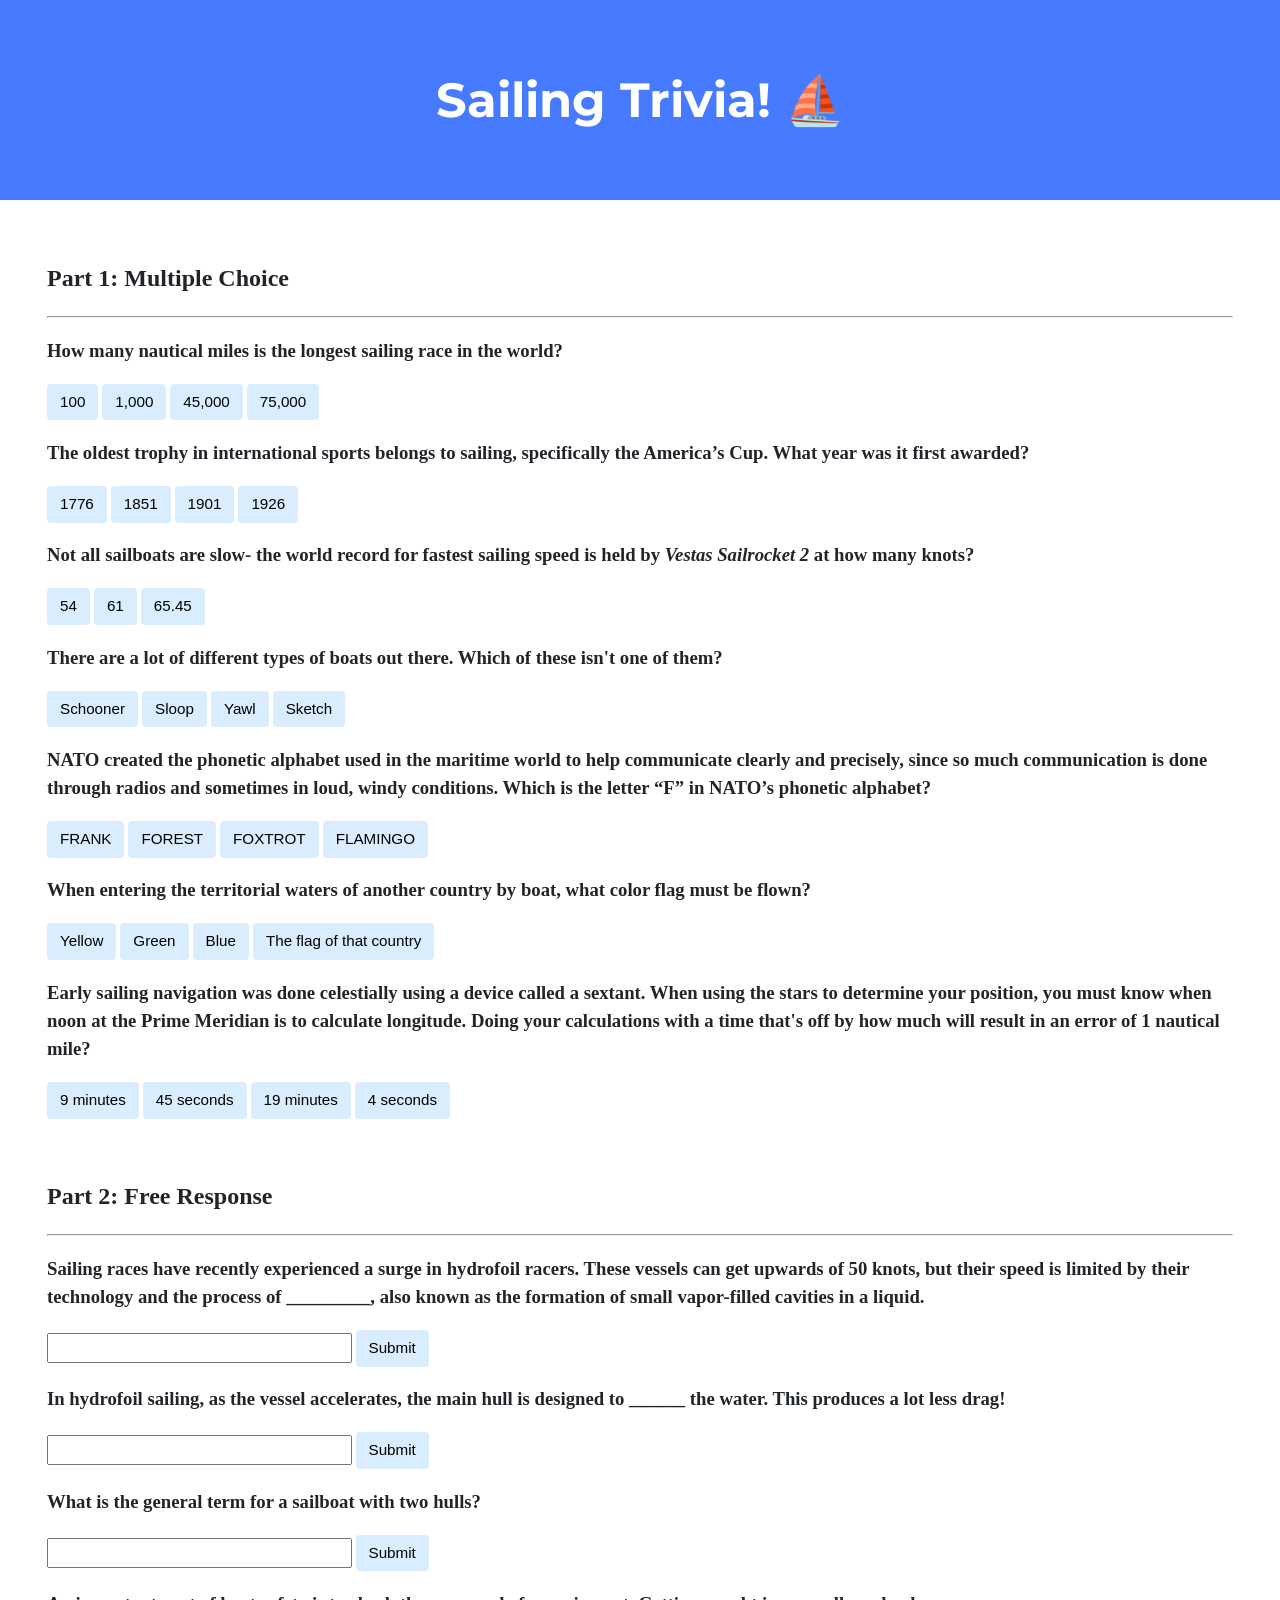
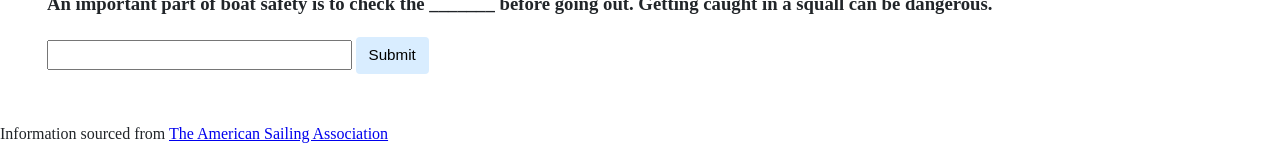
<file: pset8/trivia/index.html>
<!DOCTYPE html>

<html lang="en">
    <head>
        <link href="https://fonts.googleapis.com/css2?family=Montserrat:wght@500&display=swap" rel="stylesheet">
        <link href="styles.css" rel="stylesheet">
        <title>Trivia!</title>
    </head>
    <body>
        <div class="header">
            <h1>Sailing Trivia! ⛵</h1>
        </div>

        <div class="container">
            <div class="section">
                <h2>Part 1: Multiple Choice </h2>
                <hr>
                <!-- Add multiple choice question here -->
                <h3>How many nautical miles is the longest sailing race in the world?</h3>
                <button class="i" data-paragraph="result1" id="q1-i1" >100</button>
                <button class="i" data-paragraph="result1" id="q1-i2" >1,000</button>
                <button class="c" data-paragraph="result1" id="q1-c1"
                        data-correct-text="Correct! The Volvo Ocean Race, now known as <a href='https://www.theoceanrace.com/'>The Ocean Race</a> covers approximately 45,000 nautical miles. It circumnavigates the globe and takes over 9 months to complete!">45,000</button>
                <button class="i" data-paragraph="result1" id="q1-i3">75,000</button>
                <p id="result1"></p>

                <h3>The oldest trophy in international sports belongs to sailing, specifically the America’s Cup. What year was it first awarded?</h3>
                <button class="i" data-paragraph="result2" id="q2-i1">1776</button>
                <button class="c" data-paragraph="result2" id="q2-c1"
                        data-correct-text="Correct! It was won by the <i>America</i>, a schooner from New York City. The event was originally called the Hundred Guinea Cup, but was subsequently titled after its first victor.">1851</button>
                <button class="i" data-paragraph="result2" id="q2-i2">1901</button>
                <button class="i" data-paragraph="result2" id="q2-i3">1926</button>
                <p id="result2"></p>

                <h3>Not all sailboats are slow- the world record for fastest sailing speed is held by <i>Vestas Sailrocket 2</i> at how many knots?</h3>
                <button class="i" data-paragraph="result3" id="q3-i1">54</button>
                <button class="i" data-paragraph="result3" id="q3-i2">61</button>
                <button class="c" data-paragraph="result3" id="q3-c1"
                        data-correct-text="Correct! This is around 75 mph (121 km/h).">65.45</button>
                <p id="result3"></p>

                <h3>There are a lot of different types of boats out there. Which of these isn't one of them?</h3>
                <button class="i" data-paragraph="result4" id="q4-i1">Schooner</button>
                <button class="i" data-paragraph="result4" id="q4-i2">Sloop</button>
                <button class="i" data-paragraph="result4" id="q4-i3">Yawl</button>
                <button class="c" data-paragraph="result4" id="q4-c1"
                        data-correct-text="Correct! Though there IS a Ketch. Common differing features include number, type, and location of masts, sails, and rigging.">Sketch</button>
                <p id="result4"></p>

                <h3>NATO created the phonetic alphabet used in the maritime world to help communicate clearly and precisely, since so much communication is done through radios and sometimes in loud, windy conditions. Which is the letter “F” in NATO’s phonetic alphabet?</h3>
                <button class="i" data-paragraph="result5" id="q5-i1">FRANK</button>
                <button class="i" data-paragraph="result5" id="q5-i2">FOREST</button>
                <button class="c" data-paragraph="result5" id="q5-c1"
                        data-correct-text="Correct! The numbers are pronounced the same, except 9 is sometimes called niner so as not to be confused with 5.">FOXTROT</button>
                <button class="i" data-paragraph="result5" id="q5-i3">FLAMINGO</button>
                <p id="result5"></p>

                <h3>When entering the territorial waters of another country by boat, what color flag must be flown?</h3>
                <button class="c" data-paragraph="result6" id="q6-c1"
                        data-correct-text="Correct! The yellow flag is the international signal for 'my boat is healthy,' and in effect, invites Customs Officers to inspect your vessel. This can be changed once the inspection's complete or after a certain waiting period.">Yellow</button>
                <button class="i" data-paragraph="result6" id="q6-i1">Green</button>
                <button class="i" data-paragraph="result6" id="q6-i2">Blue</button>
                <button class="i" data-paragraph="result6" id="q6-i3">The flag of that country</button>
                <p id="result6"></p>

                <h3>Early sailing navigation was done celestially using a device called a sextant. When using the stars to determine your position, you must know when noon at the Prime Meridian is to calculate longitude. Doing your calculations with a time that's off by how much will result in an error of 1 nautical mile?</h3>
                <button class="i" data-paragraph="result7" id="q7-i1">9 minutes</button>
                <button class="i" data-paragraph="result7" id="q7-i2">45 seconds</button>
                <button class="i" data-paragraph="result7" id="q7-i3">19 minutes</button>
                <button class="c" data-paragraph="result7" id="q7-c1"
                        data-correct-text="Correct! Thank you modern GPS.">4 seconds</button>
                <p id="result7"></p>
            </div>

            <div class="section">
                <h2>Part 2: Free Response</h2>
                <hr>
                <!-- Add free response question here -->
                <h3>Sailing races have recently experienced a surge in hydrofoil racers. These vessels can get upwards of 50 knots, but their speed is limited by their technology and the process of _________, also known as the formation of small vapor-filled cavities in a liquid.</h3>
                <input type="text" class="free-response" data-paragraph="fresponse_result1" data-question="q1" data-answer="cavitation">
                <input type="submit" data-question="q1" >
                <p id="fresponse_result1"></p>

                <h3>In hydrofoil sailing, as the vessel accelerates, the main hull is designed to ______ the water. This produces a lot less drag!</h3>
                <input type="text" class="free-response" data-paragraph="fresponse_result2" data-question="q2" data-answer="leave">
                <input type="submit" data-question="q2">
                <p id="fresponse_result2"></p>

                <h3>What is the general term for a sailboat with two hulls?</h3>
                <input type="text" class="free-response" data-paragraph="fresponse_result3" data-question="q3" data-answer="catamaran">
                <input type="submit" data-question="q3">
                <p id="fresponse_result3"></p>

                <h3>An important part of boat safety is to check the _______ before going out. Getting caught in a squall can be dangerous.</h3>
                <input type="text" class="free-response" data-paragraph="fresponse_result4" data-question="q4" data-answer="weather">
                <input type="submit" data-question="q4">
                <p id="fresponse_result4"></p>
            </div>


        </div>
    </body>
    <footer>
        <p> Information sourced from <a href='https://www.asa.com/'>The American Sailing Association</a></p>
    </footer>
    <script>

        // Run script once DOM is loaded
        document.addEventListener('DOMContentLoaded', function() {

            // Check answers to multiple choice questions
            let incorrect_buttons = document.querySelectorAll('.i');
            for (let button of incorrect_buttons) {
                button.addEventListener('click', function() {
                    this.style.backgroundColor = 'red';
                    let paragraph_id = button.dataset.paragraph;
                    document.getElementById(paragraph_id).innerHTML = "Incorrect.";
                });
            }

            let correct_buttons = document.querySelectorAll('.c');
            for (let button of correct_buttons) {
                button.addEventListener('click', function() {
                    this.style.backgroundColor = 'green';
                    let paragraph_id = button.dataset.paragraph;
                    let correct_text = button.dataset.correctText;
                    document.getElementById(paragraph_id).innerHTML = correct_text;
                });
            }

            // Check answers to free response questions
            let fr_questions = document.querySelectorAll('input[type="text"]');
            let submit_buttons = document.querySelectorAll('input[type="submit"]');
            for (let submit of submit_buttons) {
                submit.addEventListener('click', function() {
                    for (let question of fr_questions) {
                        if (question.dataset.question === submit.dataset.question) {
                            let input = question.value;
                            let answer = question.dataset.answer;
                            let paragraph_id = question.dataset.paragraph;
                            if (input === answer) {
                                question.style.backgroundColor = 'green';
                                document.getElementById(paragraph_id).innerHTML = "Correct!";
                            } else {
                                question.style.backgroundColor = 'red';
                                document.getElementById(paragraph_id).innerHTML = "Incorrect.";
                            }
                        }
                    }
                });
            }
        });
    </script>
</html>
</file>
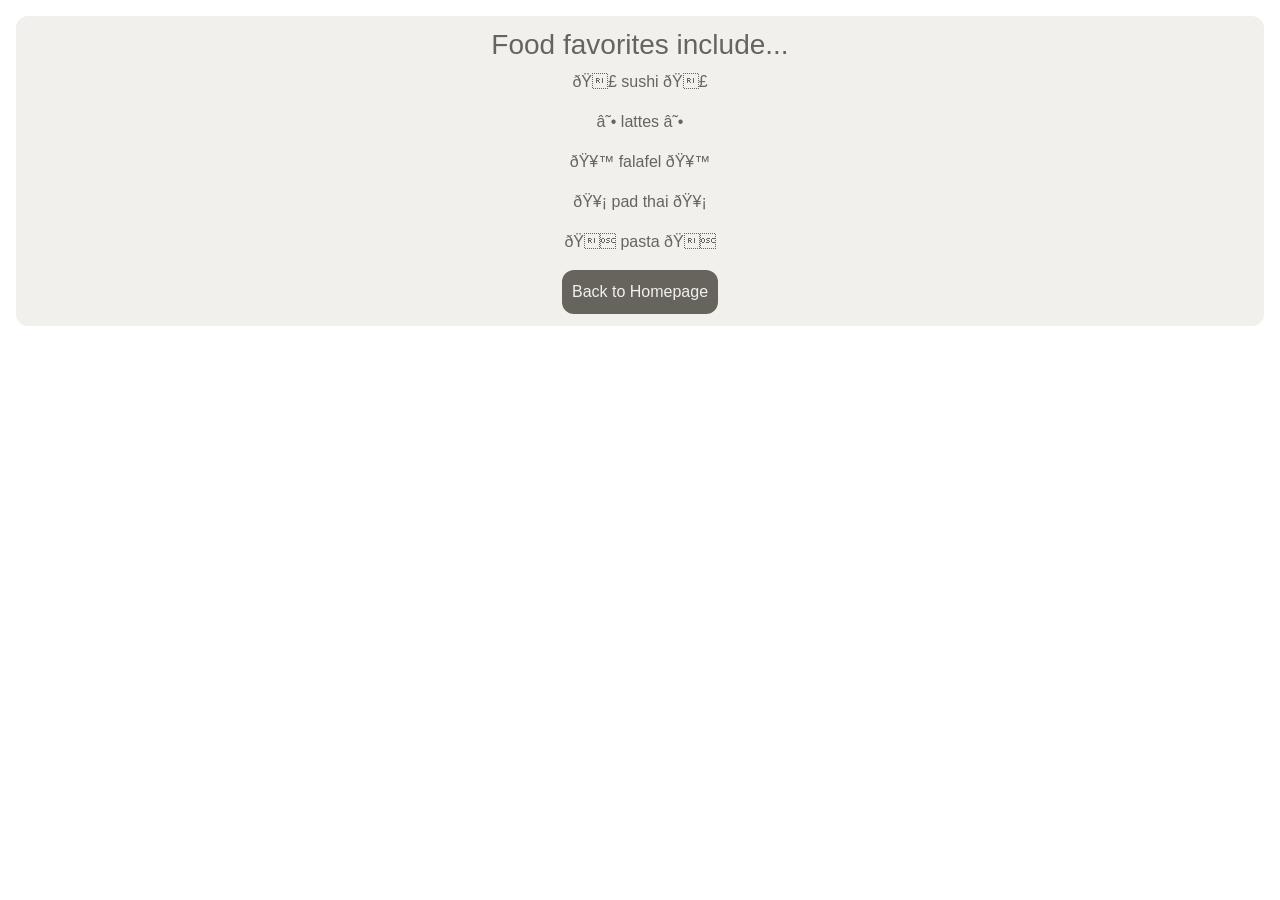
<file: pset8/homepage/food.html>
<!DOCTYPE html>

<html lang="en">
    <head>
        <link href="https://cdn.jsdelivr.net/npm/bootstrap@5.2.3/dist/css/bootstrap.min.css" rel="stylesheet" integrity="sha384-rbsA2VBKQhggwzxH7pPCaAqO46MgnOM80zW1RWuH61DGLwZJEdK2Kadq2F9CUG65" crossorigin="anonymous">
        <script src="https://cdn.jsdelivr.net/npm/bootstrap@5.2.3/dist/js/bootstrap.bundle.min.js" integrity="sha384-kenU1KFdBIe4zVF0s0G1M5b4hcpxyD9F7jL+jjXkk+Q2h455rYXK/7HAuoJl+0I4" crossorigin="anonymous"></script>
        <link href="styles.css" rel="stylesheet">
        <meta name="viewport" content="width=device-width, initial-scale=1">
        <title>Food!</title>
    </head>
    <body>
        <div class="favorites">
            <h3>Food favorites include...</h3>
            <p>🍣 sushi 🍣</p>
            <p>☕ lattes ☕</p>
            <p>🥙 falafel 🥙</p>
            <p>🥡 pad thai 🥡</p>
            <p>🍝 pasta 🍝</p>
            <button class="back" onclick="history.back()">Back to Homepage</button>
        </div>
    </body>
</html>
</file>
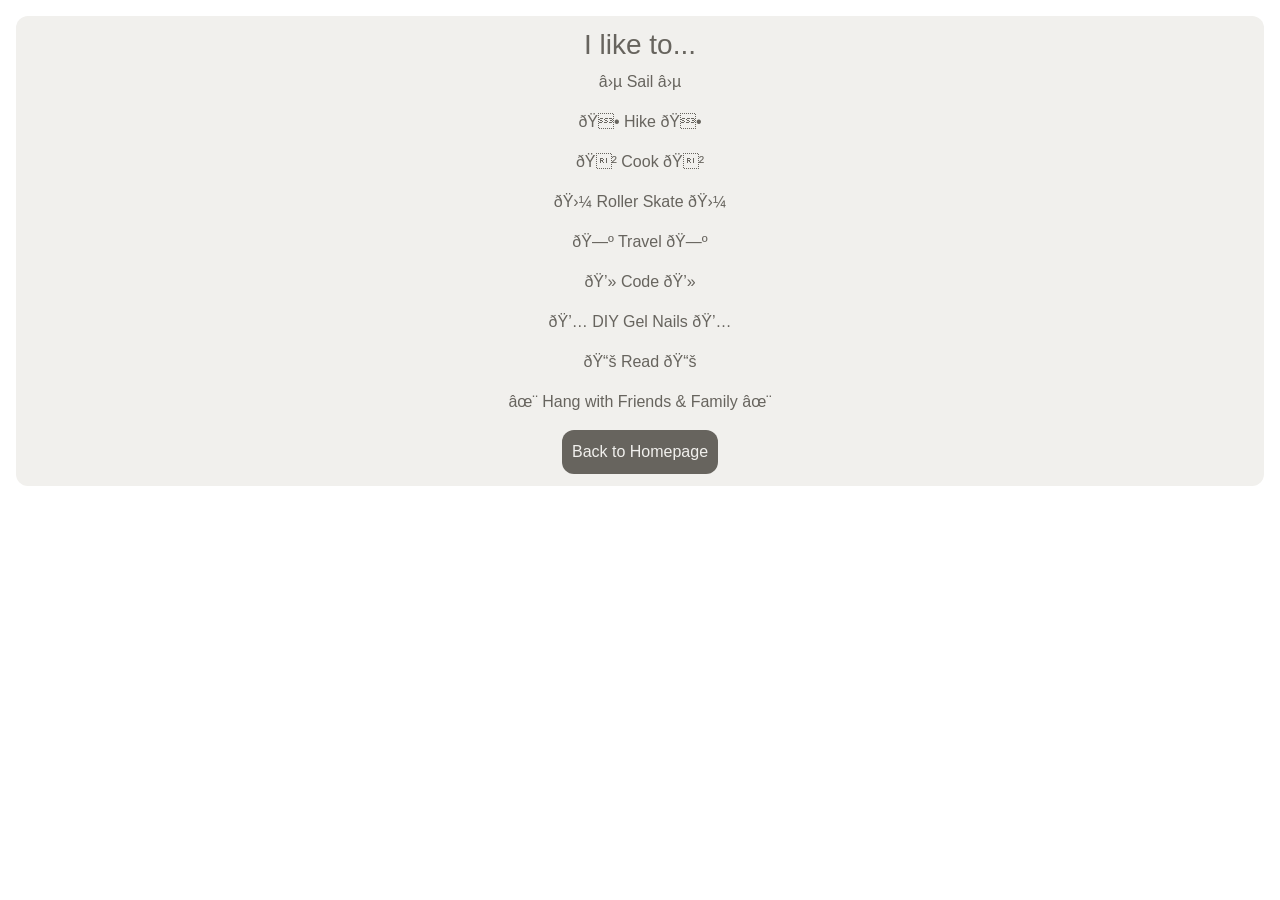
<file: pset8/homepage/hobbies.html>
<!DOCTYPE html>

<html lang="en">
    <head>
        <link href="https://cdn.jsdelivr.net/npm/bootstrap@5.2.3/dist/css/bootstrap.min.css" rel="stylesheet" integrity="sha384-rbsA2VBKQhggwzxH7pPCaAqO46MgnOM80zW1RWuH61DGLwZJEdK2Kadq2F9CUG65" crossorigin="anonymous">
        <script src="https://cdn.jsdelivr.net/npm/bootstrap@5.2.3/dist/js/bootstrap.bundle.min.js" integrity="sha384-kenU1KFdBIe4zVF0s0G1M5b4hcpxyD9F7jL+jjXkk+Q2h455rYXK/7HAuoJl+0I4" crossorigin="anonymous"></script>
        <link href="styles.css" rel="stylesheet">
        <meta name="viewport" content="width=device-width, initial-scale=1">
        <title>My Hobbies</title>
    </head>
    <body>
        <div class="favorites">
            <h3>I like to...</h3>
            <p>⛵ Sail ⛵</p>
            <p>🏕 Hike 🏕</p>
            <p>🍲 Cook 🍲</p>
            <p>🛼 Roller Skate 🛼</p>
            <p>🗺 Travel 🗺</p>
            <p>💻 Code 💻</p>
            <p>💅 DIY Gel Nails 💅</p>
            <p>📚 Read 📚</p>
            <p>✨ Hang with Friends & Family ✨</p>
            <button class="back" onclick="history.back()">Back to Homepage</button>
        </div>
    </body>
</html>
</file>
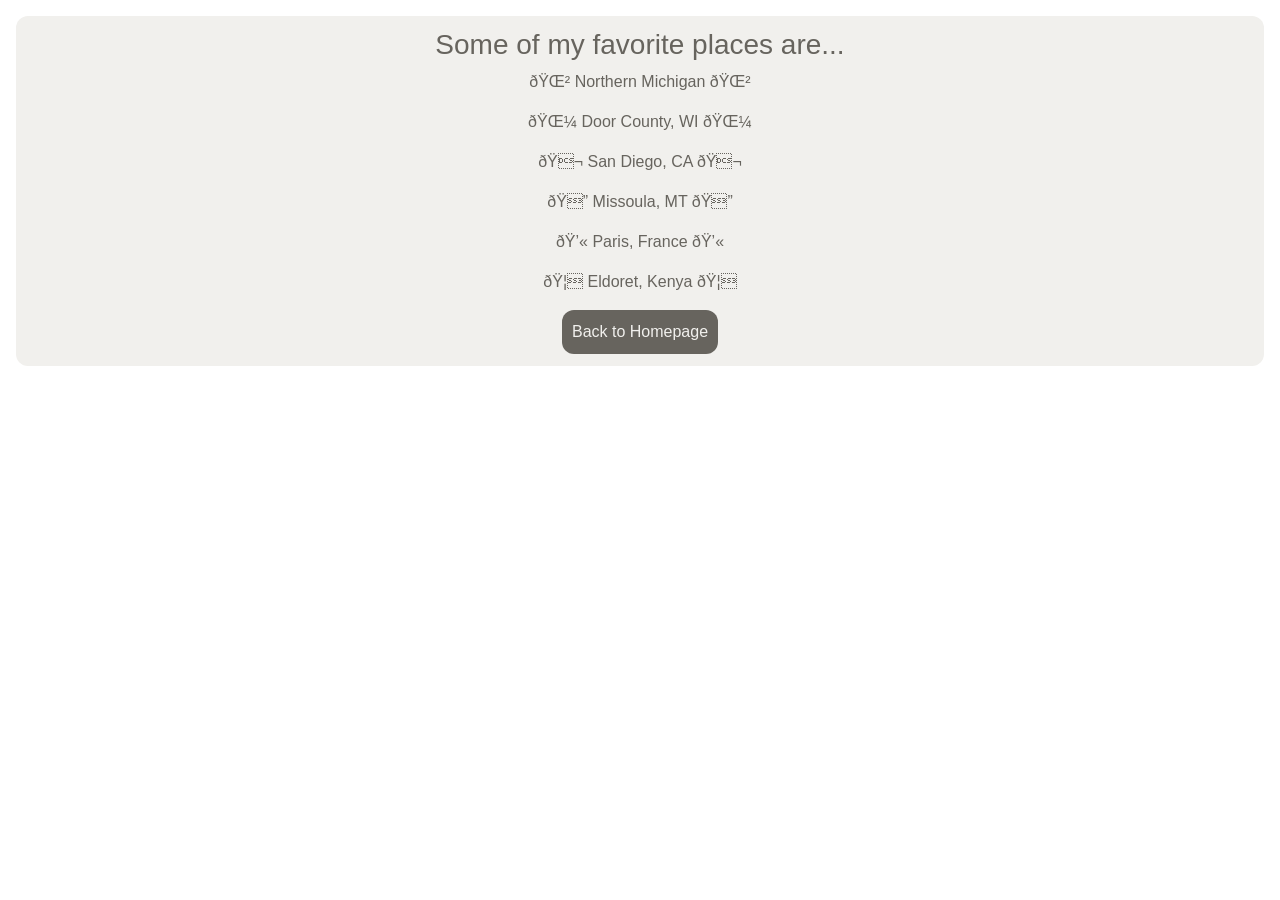
<file: pset8/homepage/travel.html>
<!DOCTYPE html>

<html lang="en">
    <head>
        <link href="https://cdn.jsdelivr.net/npm/bootstrap@5.2.3/dist/css/bootstrap.min.css" rel="stylesheet" integrity="sha384-rbsA2VBKQhggwzxH7pPCaAqO46MgnOM80zW1RWuH61DGLwZJEdK2Kadq2F9CUG65" crossorigin="anonymous">
        <script src="https://cdn.jsdelivr.net/npm/bootstrap@5.2.3/dist/js/bootstrap.bundle.min.js" integrity="sha384-kenU1KFdBIe4zVF0s0G1M5b4hcpxyD9F7jL+jjXkk+Q2h455rYXK/7HAuoJl+0I4" crossorigin="anonymous"></script>
        <link href="styles.css" rel="stylesheet">
        <meta name="viewport" content="width=device-width, initial-scale=1">
        <title>My Travels</title>
    </head>
    <body>
        <div class="favorites">
            <h3>Some of my favorite places are...</h3>
            <p>🌲 Northern Michigan 🌲</p>
            <p>🌼 Door County, WI 🌼</p>
            <p>🐬 San Diego, CA 🐬</p>
            <p>🏔 Missoula, MT 🏔</p>
            <p>💫 Paris, France 💫</p>
            <p>🦏 Eldoret, Kenya 🦏</p>
            <button class="back" onclick="history.back()">Back to Homepage</button>
        </div>
    </body>
</html>
</file>
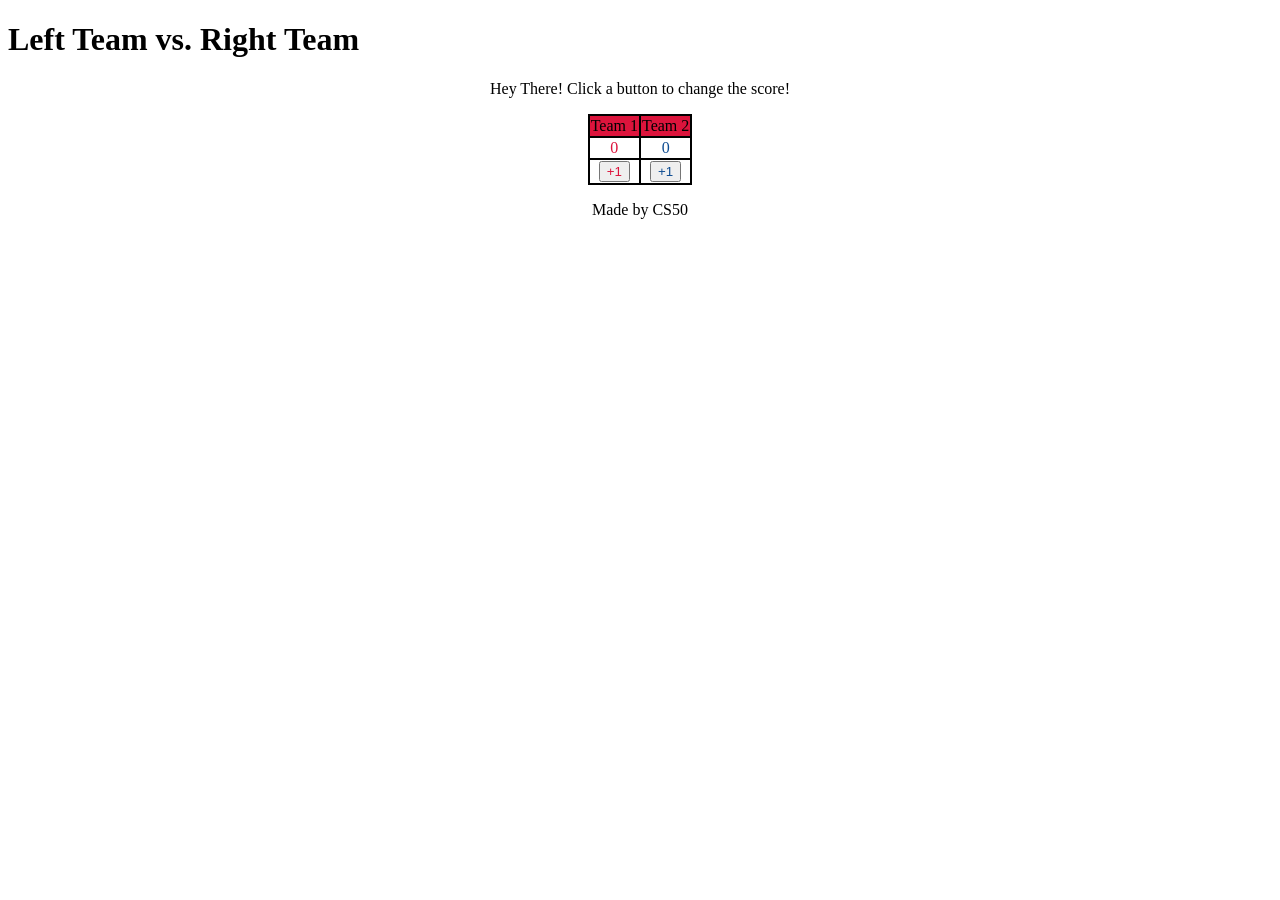
<file: pset8/section8/scoreboard.html>
<!DOCTYPE html>
<html lang="en">
    <head>
        <title>Scoreboard</title>
        <link rel="stylesheet" href="styles.css">
    </head>
    <body>
        <header>
            <h1> Left Team vs. Right Team </h1>
            <p> Hey There! Click a button to change the score! </p>
            <p id="result"></p>
        </header>
        <main>
            <table>
                <tr>
                    <td class="team">Team 1</td>
                    <td class="team">Team 2</td>
                </tr>
                <tr>
                    <td id="score1">0</td>
                    <td id="score2">0</td>
                </tr>
                <tr>
                    <td>
                        <button id="add1">+1</button>
                    </td>
                    <td>
                        <button id="add2">+1</button>
                    </td>
                </tr>
            </table>
        </main>
        <footer>
            <p> Made by CS50 </p>
        </footer>
        <script>
            let team1 = 0;
            let team2 = 0;

            document.querySelector('#add1').onclick = function() {
                team1 = team1 + 1;
                document.querySelector('#score1').innerHTML = team1;
                if (team1 == 5)
                {
                    // alert("Team 1 Won!");
                    document.querySelector('#result').innerHTML = "Team 1 Won!";
                }
            }

            document.querySelector('#add2').onclick = function() {
                team2 = team2 + 1;
                document.querySelector('#score2').innerHTML = team2;
                if (team2 == 5)
                {
                    // alert("Team 2 Won!");
                    document.querySelector('#result').innerHTML = "Team 2 Won!";
                }
            }

    </script>
  </body>
</html>
</file>
<file: pset8/trivia/styles.css>
body {
    background-color: #fff;
    color: #212529;
    font-size: 1rem;
    font-weight: 400;
    line-height: 1.5;
    margin: 0;
    text-align: left;
}

.container {
    margin-left: auto;
    margin-right: auto;
    padding-left: 15px;
    padding-right: 15px;
}

.header {
    background-color: #477bff;
    color: #fff;
    margin-bottom: 2rem;
    padding: 2rem 1rem;
    text-align: center;
}

.section {
    padding: 0.5rem 2rem 1rem 2rem;
}

.section:hover {
    background-color: #f5f5f5;
    transition: color 2s ease-in-out, background-color 0.15s ease-in-out;
}

h1 {
    font-family: 'Montserrat', sans-serif;
    font-size: 48px;
}

button, input[type="submit"] {
    background-color: #d9edff;
    border: 1px solid transparent;
    border-radius: 0.25rem;
    font-size: 0.95rem;
    font-weight: 400;
    line-height: 1.5;
    padding: 0.375rem 0.75rem;
    text-align: center;
    transition: color 0.15s ease-in-out, background-color 0.15s ease-in-out, border-color 0.15s ease-in-out, box-shadow 0.15s ease-in-out;
    vertical-align: middle;
}


input[type="text"] {
    line-height: 1.8;
    width: 25%;
}

input[type="text"]:hover {
    background-color: #f5f5f5;
    transition: color 2s ease-in-out, background-color 0.15s ease-in-out;
}
</file>
<file: pset8/homepage/styles.css>
*{
    padding: 0;
    font-family: "Helvetica", sans-serif;
    border-radius: 12px;
}

.flex-container{
    width: 100%;
    height: auto;
    flex-direction: column;
    justify-content: center;
}

/* Top Banner Styling */
.top-banner {
    color: #67645e;
    background-color: #f1f0ed;
    height: 40px;
    font-size: 13px;
    font-weight: 100;
    text-align: center;
    line-height: 40px;
    margin: 16px;
}

/* Menu Banner Styling */
.flex-box-menu{
    color: #67645e;
    background-color: #f1f0ed;
    height: 50px;
    font-size: 45px;
    font-weight: 200;
    line-height: 45px;
    margin: 16px 16px 0px 16px;
    border-radius: 12px 12px 0 0;
}

/* Create Table and Space Menu Banner Items */
.table-top-banner {
    table-layout: fixed;
    width: 100%;
}

#menu {
    text-align: left;
}

#name {
    text-align: center;
}

/* For troubleshooting purposes */
/* td {
    border: 2px solid;
} */

/* Classes to Change Color of Bootstrap Menu Button */
.grey-background {
    background-color: #f1f0ed;
    border-color: #f1f0ed;
}

.match-font {
    color: #67645e;
    font-family: "Helvetica", sans-serif;
    font-size: 13px;
}

/* Search Bar Styling */
form {
    color: inherit;
    height: 25px;
    line-height: 19px;
    width: 210px;
    float: right;
    display: flex;
    margin: 10px;
    padding: 2px;
    border: 1px solid #84827E;
    border-radius: 5px;
}
input[type="search"] {
    border: none;
    background: transparent;
    padding: 0px 5px;
    margin: 0;
    font-size: 13px;
    color: inherit;
    border: 1px solid transparent;
    border-radius: inherit;
}
input[type="search"]::placeholder {
    color: #bbb;
}
button[type="submit"] {
    text-indent: -999px;
    overflow: hidden;
    width: 45px;
    padding: 0;
    margin: 0;
    border: 1px solid transparent;
    border-radius: inherit;
    background: transparent url("data:image/svg+xml,%3Csvg xmlns='http://www.w3.org/2000/svg' width='16' height='16' class='bi bi-search' viewBox='0 0 16 16'%3E%3Cpath d='M11.742 10.344a6.5 6.5 0 1 0-1.397 1.398h-.001c.03.04.062.078.098.115l3.85 3.85a1 1 0 0 0 1.415-1.414l-3.85-3.85a1.007 1.007 0 0 0-.115-.1zM12 6.5a5.5 5.5 0 1 1-11 0 5.5 5.5 0 0 1 11 0z'%3E%3C/path%3E%3C/svg%3E") no-repeat center;
    cursor: pointer;
    opacity: 0.7;
}
button[type="submit"]:hover {
    opacity: 1;
}

/* Intro Styling */
.flex-box-intro {
    color: #67645e;
    background-color: #f1f0ed;
    height: auto;
    text-align: center;
    border-radius: 0 0 12px 12px;
    margin: 0px 16px 16px 16px;
}

/* Intro Photo Styling */
.flex-box-intro > img {
    max-width: 100%;
    height: auto;
    width: auto\9; /* ie8*/
    border-radius: 0 0 12px 12px;
}

/* Bio Styling */
.flex-box-bio {
    color: #67645e;
    background-color: #f1f0ed;
    height: 250px;
    text-align: center;
    border-radius: 12px;
    margin: 16px;
}

#bio-header {
    font-size: 16px;
    font-weight: 500;
    line-height: 100px;
    margin: 20px 0 0 0;
}

#bio-p1 {
    font-size: 16px;
    font-weight: 100;
    margin: 0 50px 0 50px;
}

/* Professional Info List Styling */
.flex-box-professional-info {
    color: #67645e;
    background-color: #f1f0ed;
    height: 500px;
    text-align: left;
    margin: 16px;
}

.table-professional-items {
    table-layout: fixed;
    width: 100%;
    height: 100%;
}

#my-approach-text, #solo-learning-text {
    display: none;
}

.prof-list-result {
    color: #67645e;
    font-family: "Helvetica", sans-serif;
    font-size: 16px;
    text-align: center;
    margin: 50px 50px 0 50px;
}

#prof-list-items {
    vertical-align: bottom;
}

.list-font {
    color: #67645e;
    font-family: "Helvetica", sans-serif;
    font-size: 20px;
    font-weight: bold;
    opacity: 70%;
    background: none;
    margin: 0 16px 16px 16px;
    border-radius: 0;
}
li:hover {
    opacity: 100%;
    cursor: pointer;
}

/* CS50 Project Carousel */
.flex-box-projects {
    color: #67645e;
    background-color: #f1f0ed;
    max-width: 100%;
    height: auto;
    width: auto\9; /* ie8*/
    text-align: center;
    padding-top: 30px;
    margin: 16px;
}

.move-caption-center {
    top: 0;
    margin: 150px 0 0 0;
}

.c-item {
    height: 500px;
    margin-top: 10px;
}

.c-img {
    height: 100%;
    object-fit: cover;
    filter: brightness(0.6);
}

/* About Me & Links Styling */
.about-me {
    color: #67645e;
    background-color: #f1f0ed;
    text-align: center;
    padding: 10px 0 1px 0;
    margin: 0;
    border-radius: 0;
}
.favorites-ul {
    padding-left: 0;
}
.favorites-list {
    color: #67645e;
    list-style-type: none;
}
.favorites-link {
   color: #67645e;
}

/* Individual About Me Pages Styling */
.favorites {
    color: #67645e;
    background-color: #f1f0ed;
    text-align: center;
    margin: 16px;
    padding: 12px 0 12px 0;
}
.back {
    color: #f1f0ed;
    background-color: #67645e;
    padding: 10px;
    border-radius: 12px;
    border: none;
}

/* Small Device Styling */
@media (max-width: 600px) {

    /* Size text in flex-boxes */
    #bio-header, #bio-p1, .prof-list-result {
        margin: 5px;
    }
    #bio-header {
        line-height: 40px;
    }

    /* Show only search button */
    form {
        width: 35px;
        float: right;
        border: none;
    }
    input[type="search"] {
        display: none;
    }
    button[type="submit"] {
        width: 20px;
    }
}
</file>
<file: pset8/section8/styles.css>
table {
    border: 2px solid black;
    border-collapse: collapse;
    margin-left: auto;
    margin-right: auto;
    text-align: center;
}

td {
    border: 2px solid black;
}

p {
    text-align: center;
}

.team {
    background-color: #DC143C;
}

#score1 {
    color: #DC143C;
}

#score2 {
    color: #0f4d92
}

#add1 {
    color: #DC143C;
}

#add2 {
    color: #0f4d92
}
</file>
